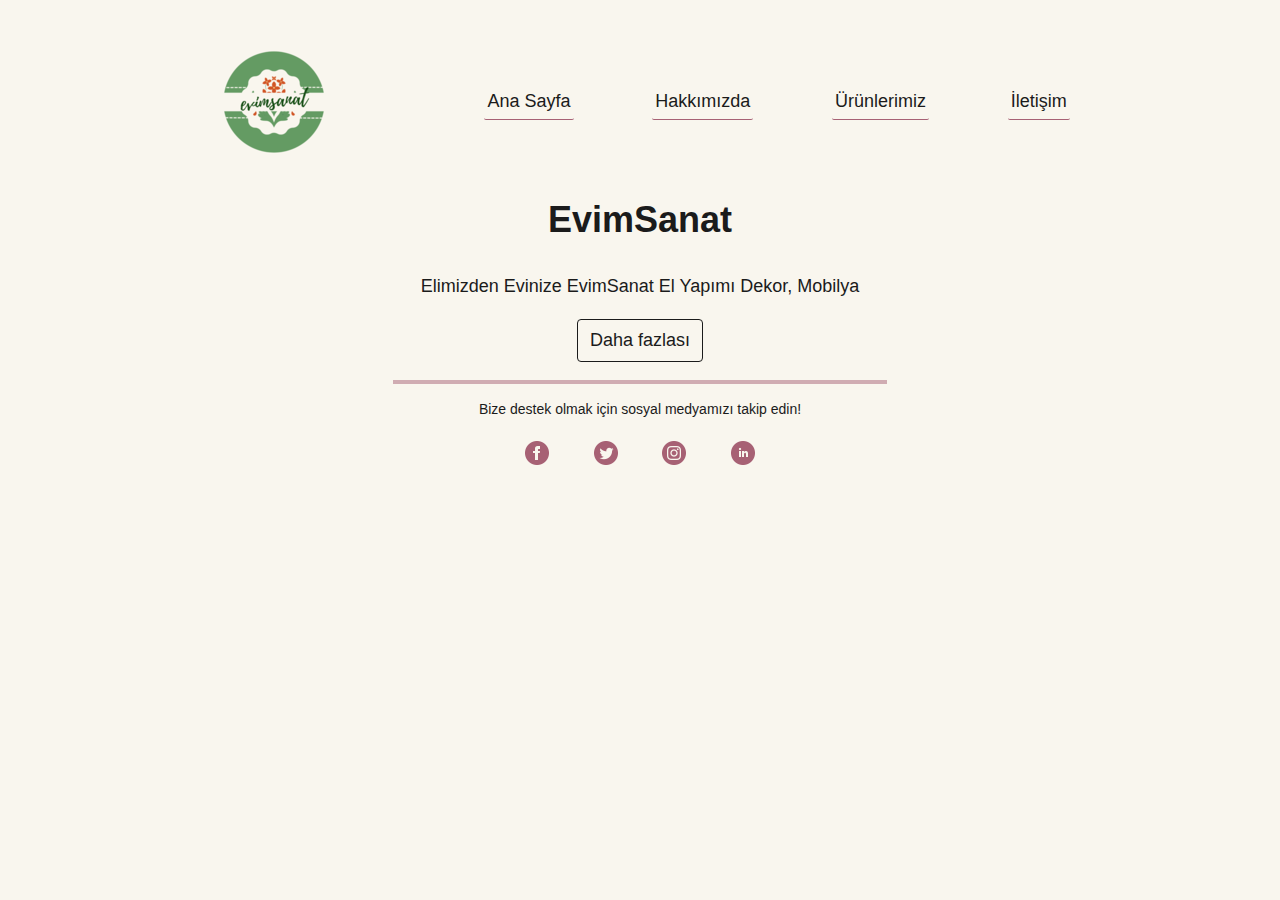
<file: index.html>
<!DOCTYPE html>
<html lang="en">
  <head>
    <title>EvimSanat
    </title>
    <meta charset="utf-8">
    <meta name="viewport" content="width=device-width, initial-scale=1" />
    <link rel="stylesheet" href="style.css">
  </head>
  <body>
    <header>
      <a href="index.html"><img src="images/logo.png" alt="logo"></a>
      <nav>
        <ul>
          <li><a href="index.html">Ana Sayfa</a></li>
          <li><a href="about.html">Hakkımızda</a></li>
          <li><a href="products.html">Ürünlerimiz</a></li>
          <li><a href="contact.html">İletişim</a></li>
        </ul>
      </nav>
    </header>
    <main>
      <h1>EvimSanat</h1>
      <p>Elimizden Evinize 
        EvimSanat El Yapımı Dekor, Mobilya
        </p>
      <a class="button" href="about.html">Daha fazlası
      </a>
    </main>
    <footer>
      <p>Bize destek olmak için sosyal medyamızı takip edin!</p>
      <ul>
        <li><a class="socials"><img src="images/facebook.png"></a></li>
        <li><a class="socials"><img src="images/twitter.png"></a></li>
        <li><a class="socials"><img src="images/instagram.png"></a></li>
        <li><a class="socials"><img src="images/linkedin.png"></a></li>
      </ul>
    </footer>
  </body>
</html>
</file>
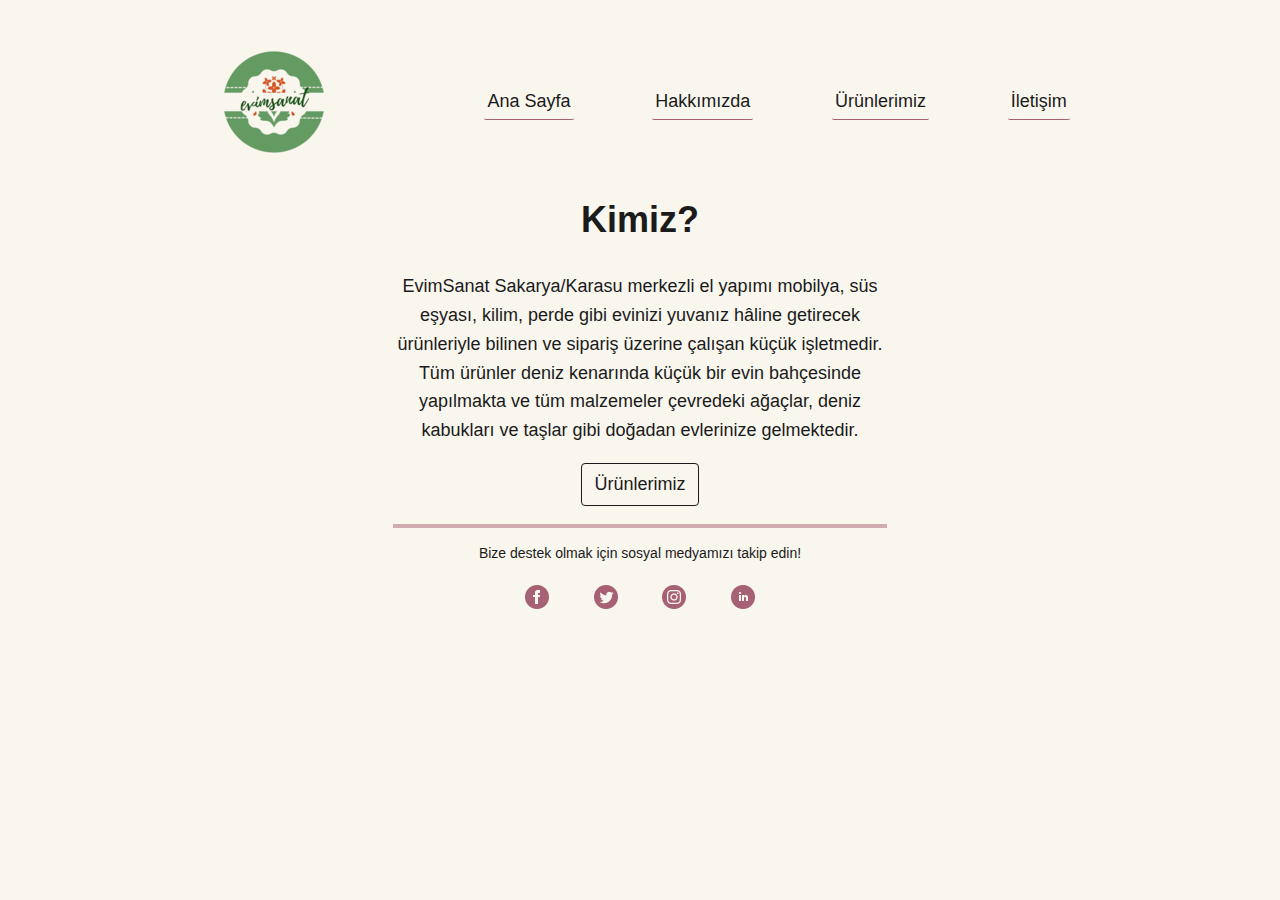
<file: about.html>
<!DOCTYPE html>
<html lang="en">
  <head>
    <title>Hakkımızda</title>
    <meta charset="utf-8">
    <meta name="viewport" content="width=device-width, initial-scale=1" />
    <link rel="stylesheet" href="style.css">
  </head>
  <body>
    <header>
      <a href="index.html"><img src="images/logo.png" alt="logo"></a>
      <nav>
        <ul>
          <li><a href="index.html">Ana Sayfa</a></li>
          <li><a href="about.html">Hakkımızda</a></li>
          <li><a href="products.html">Ürünlerimiz</a></li>
          <li><a href="contact.html">İletişim</a></li>
        </ul>
      </nav>
    </header>
    <main>
      <h1>Kimiz?</h1>
      <p>EvimSanat Sakarya/Karasu merkezli el yapımı mobilya, süs eşyası, kilim, perde gibi evinizi yuvanız hâline getirecek ürünleriyle bilinen ve sipariş üzerine çalışan küçük işletmedir. Tüm ürünler deniz kenarında küçük bir evin bahçesinde yapılmakta ve tüm malzemeler çevredeki ağaçlar, deniz kabukları ve taşlar gibi doğadan evlerinize gelmektedir.</p>
      <a class="button" href="products.html">Ürünlerimiz</a>
    </main>
    <footer>
      <p>Bize destek olmak için sosyal medyamızı takip edin!</p>
      <ul>
        <li><a class="socials"><img src="images/facebook.png"></a></li>
        <li><a class="socials"><img src="images/twitter.png"></a></li>
        <li><a class="socials"><img src="images/instagram.png"></a></li>
        <li><a class="socials"><img src="images/linkedin.png"></a></li>
      </ul>
    </footer>
  </body>
</html>
</file>
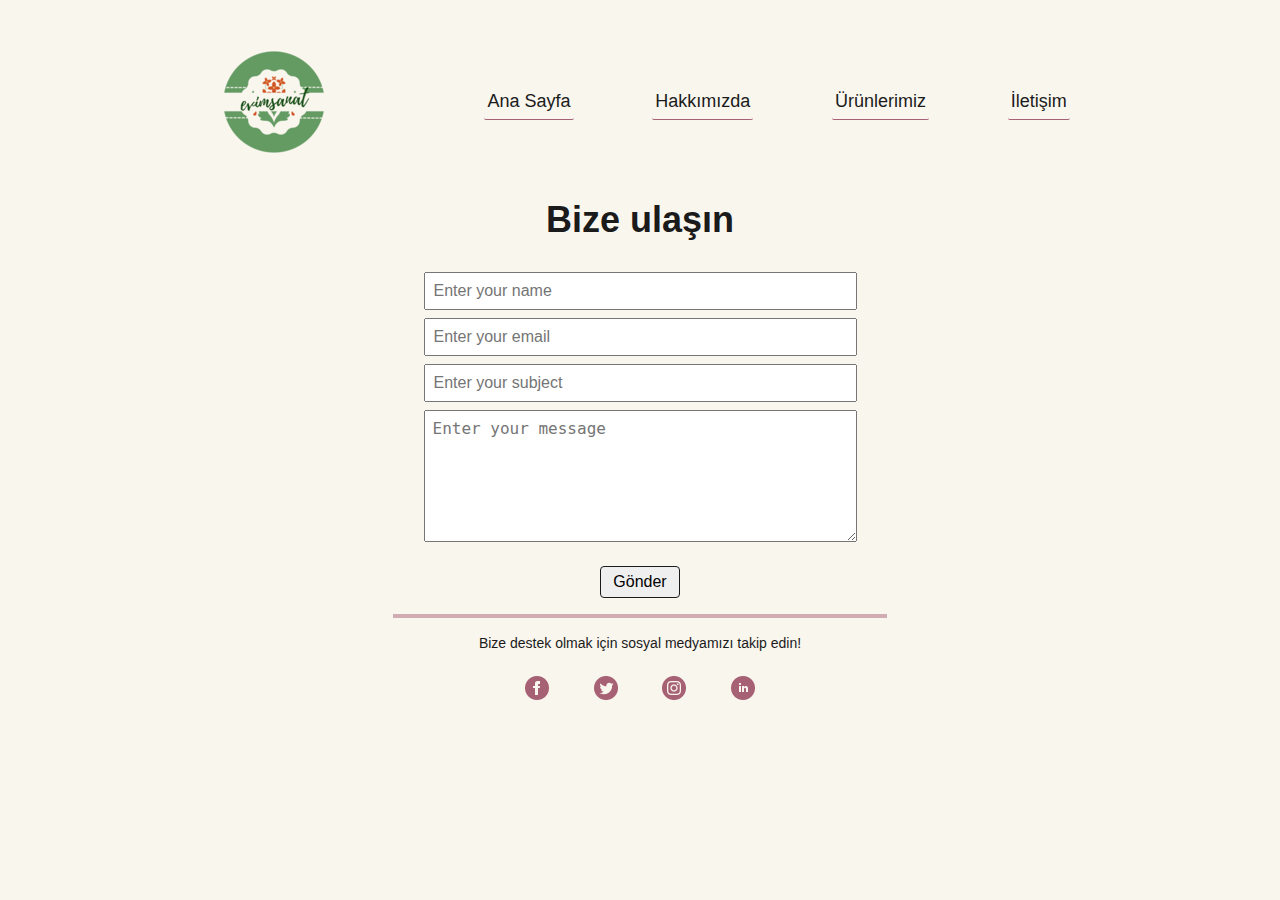
<file: contact.html>
<!DOCTYPE html>
<html lang="en">
  <head>
    <title>İletişim</title>
    <meta charset="utf-8">
    <meta name="viewport" content="width=device-width, initial-scale=1" />
    <link rel="stylesheet" href="style.css">
  </head>
  <body>
    <header>
      <a href="index.html"><img src="images/logo.png" alt="logo"></a>
      <nav>
        <ul>
          <li><a href="index.html">Ana Sayfa</a></li>
          <li><a href="about.html">Hakkımızda</a></li>
          <li><a href="products.html">Ürünlerimiz</a></li>
          <li><a href="contact.html">İletişim</a></li>
        </ul>
      </nav>
    </header>
    <main>
      <h1>Bize ulaşın</h1>
      <form action="mailto:" method="post">
        <input type="text" name="name" placeholder="Enter your name" required=>
        <input type="email" name="email" placeholder="Enter your email" required=>
        <input type="text" name="subject" placeholder="Enter your subject" required=>
        <textarea name="message" placeholder="Enter your message"  rows="6" cols="40" required=></textarea>
        <button class="button" type="submit" value="Send">Gönder</button>
      </form>
    </main>
    <footer>
      <p>Bize destek olmak için sosyal medyamızı takip edin!</p>
      <ul>
        <li><a class="socials"><img src="images/facebook.png"></a></li>
        <li><a class="socials"><img src="images/twitter.png"></a></li>
        <li><a class="socials"><img src="images/instagram.png"></a></li>
        <li><a class="socials"><img src="images/linkedin.png"></a></li>
      </ul>
    </footer>
  </body>
</html>
</file>
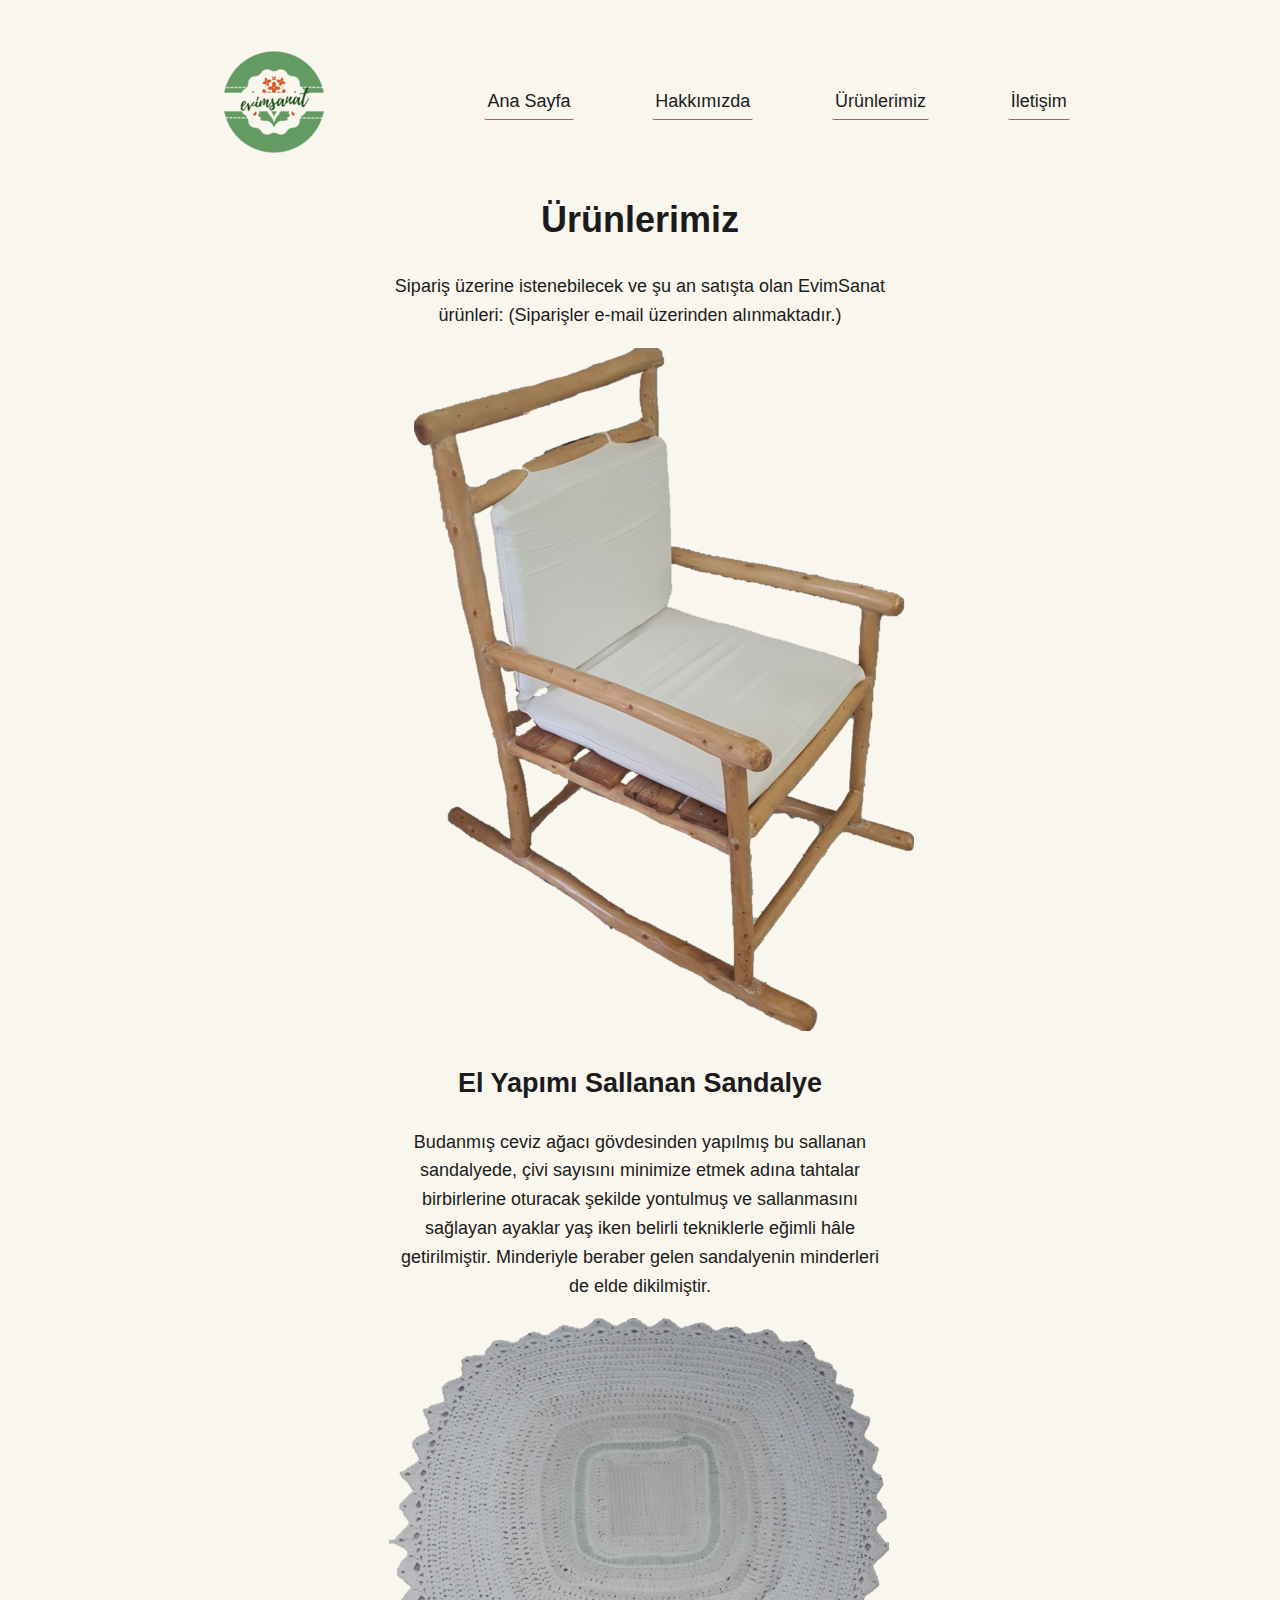
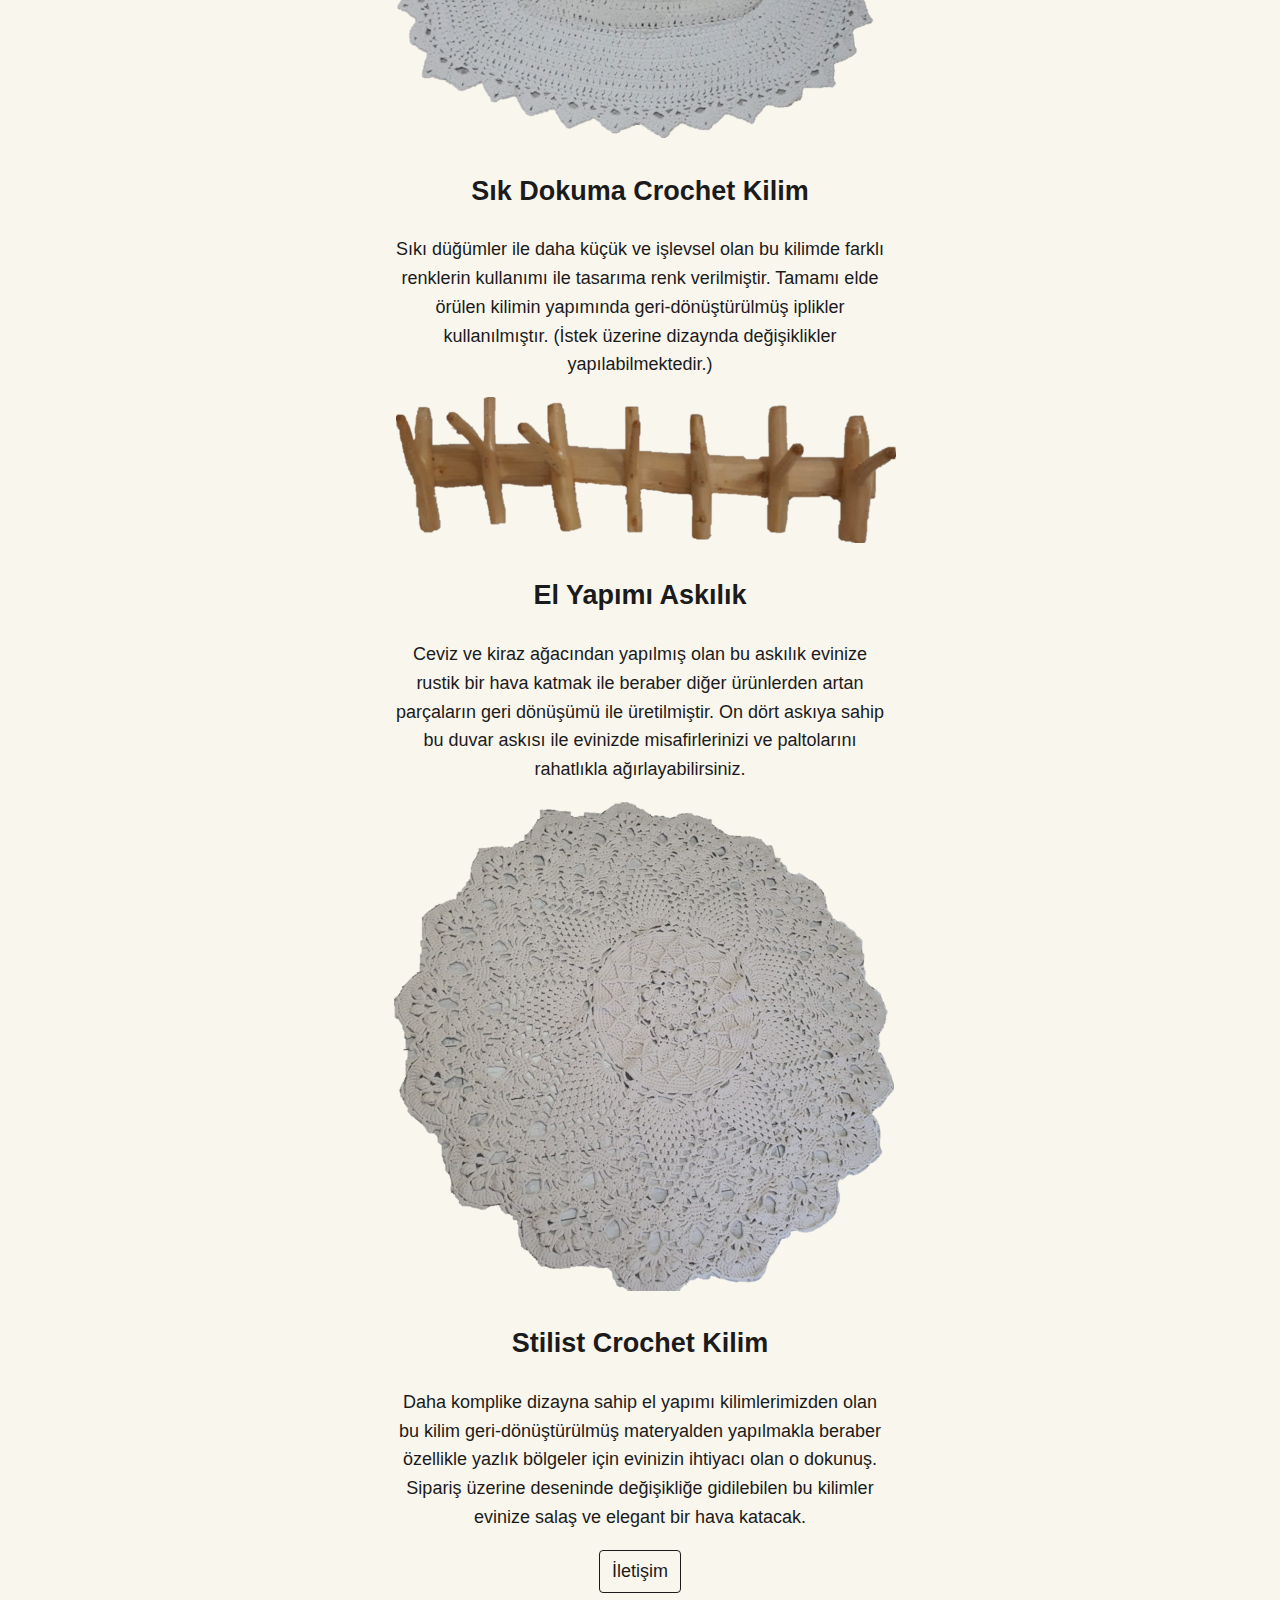
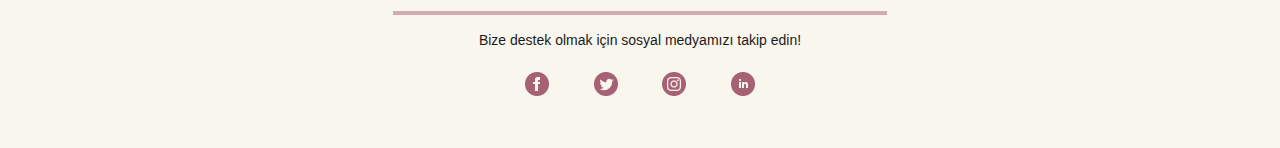
<file: products.html>
<!DOCTYPE html>
<html lang="en">
  <head>
    <title>Ürünlerimiz</title>
    <meta charset="utf-8">
    <meta name="viewport" content="width=device-width, initial-scale=1" />
    <link rel="stylesheet" href="style.css">
  </head>
  <body>
    <header>
      <a href="index.html"><img src="images/logo.png" alt="logo"></a>
      <nav>
        <ul>
          <li><a href="index.html">Ana Sayfa</a></li>
          <li><a href="about.html">Hakkımızda</a></li>
          <li><a href="products.html">Ürünlerimiz</a></li>
          <li><a href="contact.html">İletişim</a></li>
        </ul>
      </nav>
    </header>
    <main>
      <h1>Ürünlerimiz</h1>
      <p>Sipariş üzerine istenebilecek ve şu an satışta olan EvimSanat ürünleri: (Siparişler e-mail üzerinden alınmaktadır.)</p>
      <div class="products">
        <div class="container">
    <img src="images/sandalye (1).png" alt="ürün" 
    style="margin-left: 350px;"
    /> </div>
          </div>
          <h2>El Yapımı Sallanan Sandalye</h2>
          <p>Budanmış ceviz ağacı gövdesinden yapılmış bu sallanan sandalyede, çivi sayısını minimize etmek adına tahtalar birbirlerine oturacak şekilde yontulmuş ve sallanmasını sağlayan ayaklar yaş iken belirli tekniklerle eğimli hâle getirilmiştir. Minderiyle beraber gelen sandalyenin minderleri de elde dikilmiştir.</p>
        </div>
        <div>
          <div class="container">
            <img src="images/kilim1 (1).png" alt="ürün" 
            style="margin-left: 325px;"
            />
          <h2>Sık Dokuma Crochet Kilim</h2>
          <p>Sıkı düğümler ile daha küçük ve işlevsel olan bu kilimde farklı renklerin kullanımı ile tasarıma renk verilmiştir. Tamamı elde örülen kilimin yapımında geri-dönüştürülmüş iplikler kullanılmıştır. (İstek üzerine dizaynda değişiklikler yapılabilmektedir.)</p>
        </div>
        <div>
          <div class="container">
            <img src="images/askı (2).png" alt="ürün" 
            style="margin-left: 332px;"
            />
          <h2>El Yapımı Askılık</h2>
          <p>Ceviz ve kiraz ağacından yapılmış olan bu askılık evinize rustik bir hava katmak ile beraber diğer ürünlerden artan parçaların geri dönüşümü ile üretilmiştir. On dört askıya sahip bu duvar askısı ile evinizde misafirlerinizi ve paltolarını rahatlıkla ağırlayabilirsiniz.</p>
        </div>
        <div>
          <div class="container">
            <img src="images/kilim2 (1).png" alt="ürün" 
            style="margin-left: 330px;"
            />
          <h2>Stilist Crochet Kilim</h2>
          <p>Daha komplike dizayna sahip el yapımı kilimlerimizden olan bu kilim geri-dönüştürülmüş materyalden yapılmakla beraber özellikle yazlık bölgeler için evinizin ihtiyacı olan o dokunuş. Sipariş üzerine deseninde değişikliğe gidilebilen bu kilimler evinize salaş ve elegant bir hava katacak.</p>
        </div>
      </div>
      <a class="button" href="contact.html">İletişim</a>
    </main>
    <footer>
      <p>Bize destek olmak için sosyal medyamızı takip edin!</p>
      <ul>
        <li><a class="socials"><img src="images/facebook.png"></a></li>
        <li><a class="socials"><img src="images/twitter.png"></a></li>
        <li><a class="socials"><img src="images/instagram.png"></a></li>
        <li><a class="socials"><img src="images/linkedin.png"></a></li>
      </ul>
    </footer>
  </body>
</html>
</file>
<file: style.css>
body {
  background: #f9f6ee;
  color: #1b1b1b;
  font: 18px/1.6 Arial,sans-serif;
  margin: 0;
  overflow-y: scroll;
  padding: 3% 5%
}

header {
  align-items: center;
  display: flex;
  justify-content: space-evenly
}

header a {
  display: inline-flex
}

nav {
  flex-grow: .35
}

nav ul {
  display: flex;
  justify-content: space-between;
  margin: 0;
  padding: 0
}

nav ul li {
  border-bottom: 1px solid #a76174;
  border-radius: 2px;
  display: inline-flex
}

nav ul li:hover {
  background: #a76174;
  transition: all .3s ease-in-out
}

nav ul li a {
  padding: 3px
}

nav ul li:hover a {
  color: #f8f8dc;
  transition: all .3s ease-in-out
}

footer {
  align-items: center;
  display: flex;
  flex-direction: column;
  font-size: 14px;
  justify-content: space-around
}

footer:before {
  border: 2px solid #d0acb2;
  content: "";
  width: 35em
}

footer ul {
  display: flex;
  justify-content: space-between;
  margin: 0;
  padding: .5em;
  width: 20%
}

footer ul li {
  display: inline-flex
}

.button {
  border-radius: 4px;
  border: 1px solid #1b1b1b;
  cursor: pointer;
  display: block;
  margin: 1em auto;
  padding: 6px 12px;
  text-align: center;
  width: max-content
}

.button:hover {
  background: #a76174;
  border: 1px solid #a76174;
  color: #f9f6ee;
  transition: all .3s ease-in-out
}

form {
  display: flex;
  flex-direction: column;
  justify-content: space-around;
  margin: auto;
  width: max-content
}

form * {
  font-size: 16px;
  margin-bottom: .5em;
  padding: .5em
}

h1,h2 {
  text-align: center
}

main p {
	text-align: center;
  margin: 1em auto;
  max-width: 27.5em
}

a {
  color: #1b1b1b;
  text-decoration: none
}

.socials {
  cursor: pointer
}

.services {
  display: flex;
  flex-wrap: wrap;
  justify-content: space-between
}
</file>
